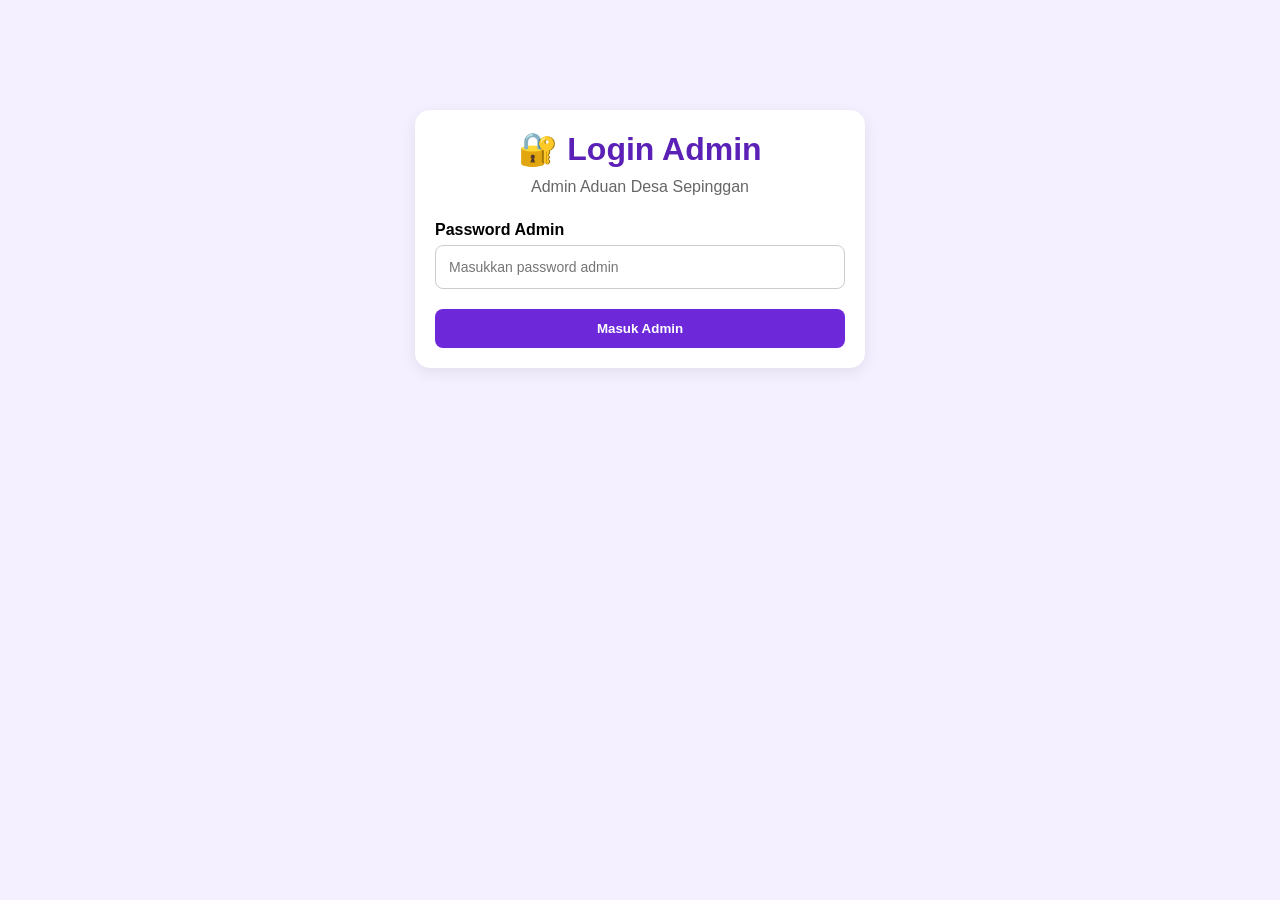
<file: admin.html>
<!DOCTYPE html>
<html lang="id">

<head>
  <meta charset="UTF-8">
  <meta name="viewport" content="width=device-width, initial-scale=1.0">

  <title>Admin - Aduan Desa Sepinggan</title>

  <style>

    * {
      box-sizing: border-box;
      margin: 0;
      padding: 0;
      font-family: Arial, sans-serif;
    }

    body {
      background: #f4f0ff;
      padding: 30px;
    }

    .container {
      max-width: 1200px;
      margin: auto;
    }

    h1 {
      color: #5b21b6;
      margin-bottom: 10px;
    }

    .subtitle {
      color: #666;
      margin-bottom: 25px;
    }

    .card {
      background: white;
      border-radius: 15px;
      padding: 20px;
      margin-bottom: 20px;
      box-shadow: 0 4px 15px rgba(0,0,0,0.08);
    }

    /* =========================
       LOGIN
    ========================= */

    .login-box {
      max-width: 450px;
      margin: 80px auto;
    }

    .login-box h1 {
      text-align: center;
    }

    .login-box p {
      text-align: center;
      color: #666;
      margin-bottom: 25px;
    }

    .login-box label {
      display: block;
      margin-top: 15px;
      margin-bottom: 6px;
      font-weight: bold;
    }

    .login-box input {
      width: 100%;
      padding: 13px;
      border: 1px solid #ccc;
      border-radius: 8px;
      font-size: 14px;
    }

    .btn-login {
      width: 100%;
      margin-top: 20px;
      background: #6d28d9;
      color: white;
      border: none;
      padding: 12px;
      border-radius: 8px;
      cursor: pointer;
      font-weight: bold;
    }

    .btn-login:hover {
      background: #5b21b6;
    }

    .login-error {
      margin-top: 15px;
      padding: 12px;
      background: #fee2e2;
      color: #991b1b;
      border-radius: 8px;
      text-align: center;
    }

    /* =========================
       ADMIN
    ========================= */

    .btn-logout {
      background: #dc2626;
      color: white;
      border: none;
      padding: 10px 18px;
      border-radius: 8px;
      cursor: pointer;
      float: right;
      margin-top: -50px;
    }

    .btn-logout:hover {
      background: #b91c1c;
    }

    .info {
      margin: 7px 0;
      color: #444;
      line-height: 1.6;
    }

    .status {
      display: inline-block;
      padding: 6px 12px;
      border-radius: 20px;
      background: #ede9fe;
      color: #5b21b6;
      font-size: 13px;
      margin-top: 5px;
    }

    .token {
      color: #5b21b6;
      font-weight: bold;
      letter-spacing: 1px;
    }

    label {
      display: block;
      margin-top: 15px;
      margin-bottom: 6px;
      font-weight: bold;
    }

    select,
    textarea {
      width: 100%;
      padding: 10px;
      border: 1px solid #ccc;
      border-radius: 8px;
      font-size: 14px;
    }

    textarea {
      min-height: 100px;
      resize: vertical;
    }

    .btn-simpan {
      margin-top: 15px;
      background: #6d28d9;
      color: white;
      border: none;
      padding: 11px 20px;
      border-radius: 8px;
      cursor: pointer;
      font-weight: bold;
    }

    .btn-simpan:hover {
      background: #5b21b6;
    }

    .kosong {
      text-align: center;
      padding: 30px;
      color: #777;
    }

    .loading {
      text-align: center;
      padding: 30px;
    }

    @media (max-width: 600px) {

      body {
        padding: 15px;
      }

      .btn-logout {
        float: none;
        margin-top: 15px;
        width: 100%;
      }

    }

  </style>

</head>

<body>


<!-- =========================================
     LOGIN ADMIN
========================================= -->

<div
  id="loginSection"
  class="container"
>

  <div class="card login-box">

    <h1>
      🔐 Login Admin
    </h1>

    <p>
      Admin Aduan Desa Sepinggan
    </p>


    <form id="formLogin">

      <label>
        Password Admin
      </label>

      <input
        type="password"
        id="password"
        placeholder="Masukkan password admin"
        required
      >


      <button
        type="submit"
        class="btn-login"
        id="btnLogin"
      >
        Masuk Admin
      </button>

    </form>


    <div
      id="loginError"
      style="display:none;"
    ></div>

  </div>

</div>



<!-- =========================================
     HALAMAN ADMIN
========================================= -->

<div
  id="adminSection"
  class="container"
  style="display:none;"
>

  <h1>
    Admin Aduan Desa Sepinggan
  </h1>

  <p class="subtitle">
    Kelola aduan masyarakat dan berikan tanggapan.
  </p>


  <button
    class="btn-logout"
    onclick="logout()"
  >
    Keluar
  </button>


  <div
    id="daftarAduan"
    style="clear:both; padding-top:20px;"
  >

    <div class="loading">
      Memuat data aduan...
    </div>

  </div>

</div>



<script>


// ==========================================
// URL GOOGLE APPS SCRIPT
// ==========================================

const API_URL =
"https://script.google.com/macros/s/AKfycbzwjGOjB3583TX5zX1GRZGAqHGVXs-Od38B7D5ygWC0TJtSDM0nMbZmbP6WBVIMYaDU/exec";


// ==========================================
// PASSWORD ADMIN
// ==========================================

let passwordAdmin = "";


// ==========================================
// LOGIN
// ==========================================

document
  .getElementById("formLogin")
  .addEventListener("submit", function(e) {

    e.preventDefault();


    const password =
      document
        .getElementById("password")
        .value;


    const tombol =
      document
        .getElementById("btnLogin");


    const errorBox =
      document
        .getElementById("loginError");


    tombol.disabled = true;

    tombol.textContent =
      "Memeriksa...";

    errorBox.style.display =
      "none";


    fetch(API_URL, {

      method: "POST",

      headers: {
        "Content-Type":
          "text/plain;charset=utf-8"
      },

      body: JSON.stringify({

        action: "login",

        password: password

      })

    })


    .then(response =>
      response.json()
    )


    .then(result => {

      if (!result.success) {

        throw new Error(
          result.error ||
          "Password salah"
        );

      }


      // Simpan password hanya selama halaman terbuka

      passwordAdmin = password;


      // Tampilkan halaman admin

      document
        .getElementById("loginSection")
        .style.display = "none";


      document
        .getElementById("adminSection")
        .style.display = "block";


      // Ambil data aduan

      loadAduan();

    })


    .catch(error => {

      errorBox.innerHTML =
        "❌ " + error.message;

      errorBox.className =
        "login-error";

      errorBox.style.display =
        "block";

    })


    .finally(() => {

      tombol.disabled = false;

      tombol.textContent =
        "Masuk Admin";

    });

  });



// ==========================================
// LOAD DATA ADUAN
// ==========================================

function loadAduan() {

  document
    .getElementById("daftarAduan")
    .innerHTML = `

      <div class="card loading">
        🔄 Memuat data aduan...
      </div>

    `;


  fetch(API_URL, {

    method: "POST",

    headers: {
      "Content-Type":
        "text/plain;charset=utf-8"
    },

    body: JSON.stringify({

      action: "getAduan",

      password: passwordAdmin

    })

  })


  .then(response =>
    response.json()
  )


  .then(result => {

    if (!result.success) {

      throw new Error(
        result.error ||
        "Gagal mengambil data"
      );

    }


    tampilkanAduan(
      result.data
    );

  })


  .catch(error => {

    document
      .getElementById("daftarAduan")
      .innerHTML = `

        <div class="card kosong">

          ❌ Gagal mengambil data aduan.

          <br><br>

          ${escapeHTML(error.message)}

        </div>

      `;

  });

}



// ==========================================
// TAMPILKAN DATA ADUAN
// ==========================================

function tampilkanAduan(data) {

  const container =
    document
      .getElementById("daftarAduan");


  container.innerHTML = "";


  if (
    !data ||
    data.length === 0
  ) {

    container.innerHTML = `

      <div class="card kosong">

        Belum ada aduan masyarakat.

      </div>

    `;

    return;

  }


  data.forEach(
    function(aduan, index) {

      const card =
        document.createElement("div");


      card.className =
        "card";


      card.innerHTML = `

        <h3 style="color:#5b21b6; margin-bottom:15px;">

          ${escapeHTML(
            aduan.judul ||
            "Tanpa Judul"
          )}

        </h3>


        <p class="info">

          <b>Token:</b>

          <span class="token">

            ${escapeHTML(
              aduan.token || "-"
            )}

          </span>

        </p>


        <p class="info">

          <b>Nama:</b>
          ${escapeHTML(
            aduan.nama || "-"
          )}

        </p>


        <p class="info">

          <b>Email:</b>
          ${escapeHTML(
            aduan.email || "-"
          )}

        </p>


        <p class="info">

          <b>Kategori:</b>
          ${escapeHTML(
            aduan.kategori || "-"
          )}

        </p>


        <p class="info">

          <b>Deskripsi:</b><br>

          ${escapeHTML(
            aduan.deskripsi || "-"
          )}

        </p>


        <p class="info">

          <b>Tanggal:</b>
          ${escapeHTML(
            aduan.tanggal || "-"
          )}

        </p>


        <p class="info">

          <b>Status saat ini:</b>

          <span class="status">

            ${escapeHTML(
              aduan.status ||
              "Belum diproses"
            )}

          </span>

        </p>


        <label>
          Status Aduan
        </label>


        <select
          id="status-${index}"
        >

          <option
            value="Belum diproses"
            ${
              aduan.status ===
              "Belum diproses"
              ? "selected"
              : ""
            }
          >
            Belum diproses
          </option>


          <option
            value="Diproses"
            ${
              aduan.status ===
              "Diproses"
              ? "selected"
              : ""
            }
          >
            Diproses
          </option>


          <option
            value="Selesai"
            ${
              aduan.status ===
              "Selesai"
              ? "selected"
              : ""
            }
          >
            Selesai
          </option>

        </select>


        <label>
          Tanggapan Admin
        </label>


        <textarea
          id="tanggapan-${index}"
          placeholder="Tulis tanggapan untuk masyarakat..."
        >${escapeHTML(
          aduan.tanggapan || ""
        )}</textarea>


        <button
          class="btn-simpan"
          onclick="simpanTanggapan(
            ${JSON.stringify(aduan.id)},
            ${index}
          )"
        >

          💾 Simpan Tanggapan

        </button>

      `;


      container.appendChild(card);

    }
  );

}



// ==========================================
// SIMPAN TANGGAPAN
// ==========================================

function simpanTanggapan(
  id,
  index
) {

  const status =
    document
      .getElementById(
        `status-${index}`
      )
      .value;


  const tanggapan =
    document
      .getElementById(
        `tanggapan-${index}`
      )
      .value;


  if (
    tanggapan.trim() === ""
  ) {

    alert(
      "Tanggapan belum diisi!"
    );

    return;

  }


  fetch(API_URL, {

    method: "POST",

    headers: {
      "Content-Type":
        "text/plain;charset=utf-8"
    },

    body: JSON.stringify({

      action: "tanggapan",

      password: passwordAdmin,

      id: id,

      status: status,

      tanggapan: tanggapan

    })

  })


  .then(response =>
    response.json()
  )


  .then(result => {

    if (result.success) {

      alert(
        "✅ Tanggapan berhasil disimpan!"
      );


      loadAduan();

    }

    else {

      alert(
        "❌ Gagal menyimpan:\n" +
        result.error
      );

    }

  })


  .catch(error => {

    alert(
      "❌ Terjadi kesalahan:\n" +
      error.message
    );

  });

}



// ==========================================
// LOGOUT
// ==========================================

function logout() {

  passwordAdmin = "";


  document
    .getElementById("adminSection")
    .style.display = "none";


  document
    .getElementById("loginSection")
    .style.display = "block";


  document
    .getElementById("password")
    .value = "";


  document
    .getElementById("daftarAduan")
    .innerHTML = "";

}



// ==========================================
// ESCAPE HTML
// ==========================================

function escapeHTML(text) {

  const div =
    document.createElement("div");

  div.textContent =
    text == null
      ? ""
      : String(text);

  return div.innerHTML;

}

</script>

</body>
</html>
</file>
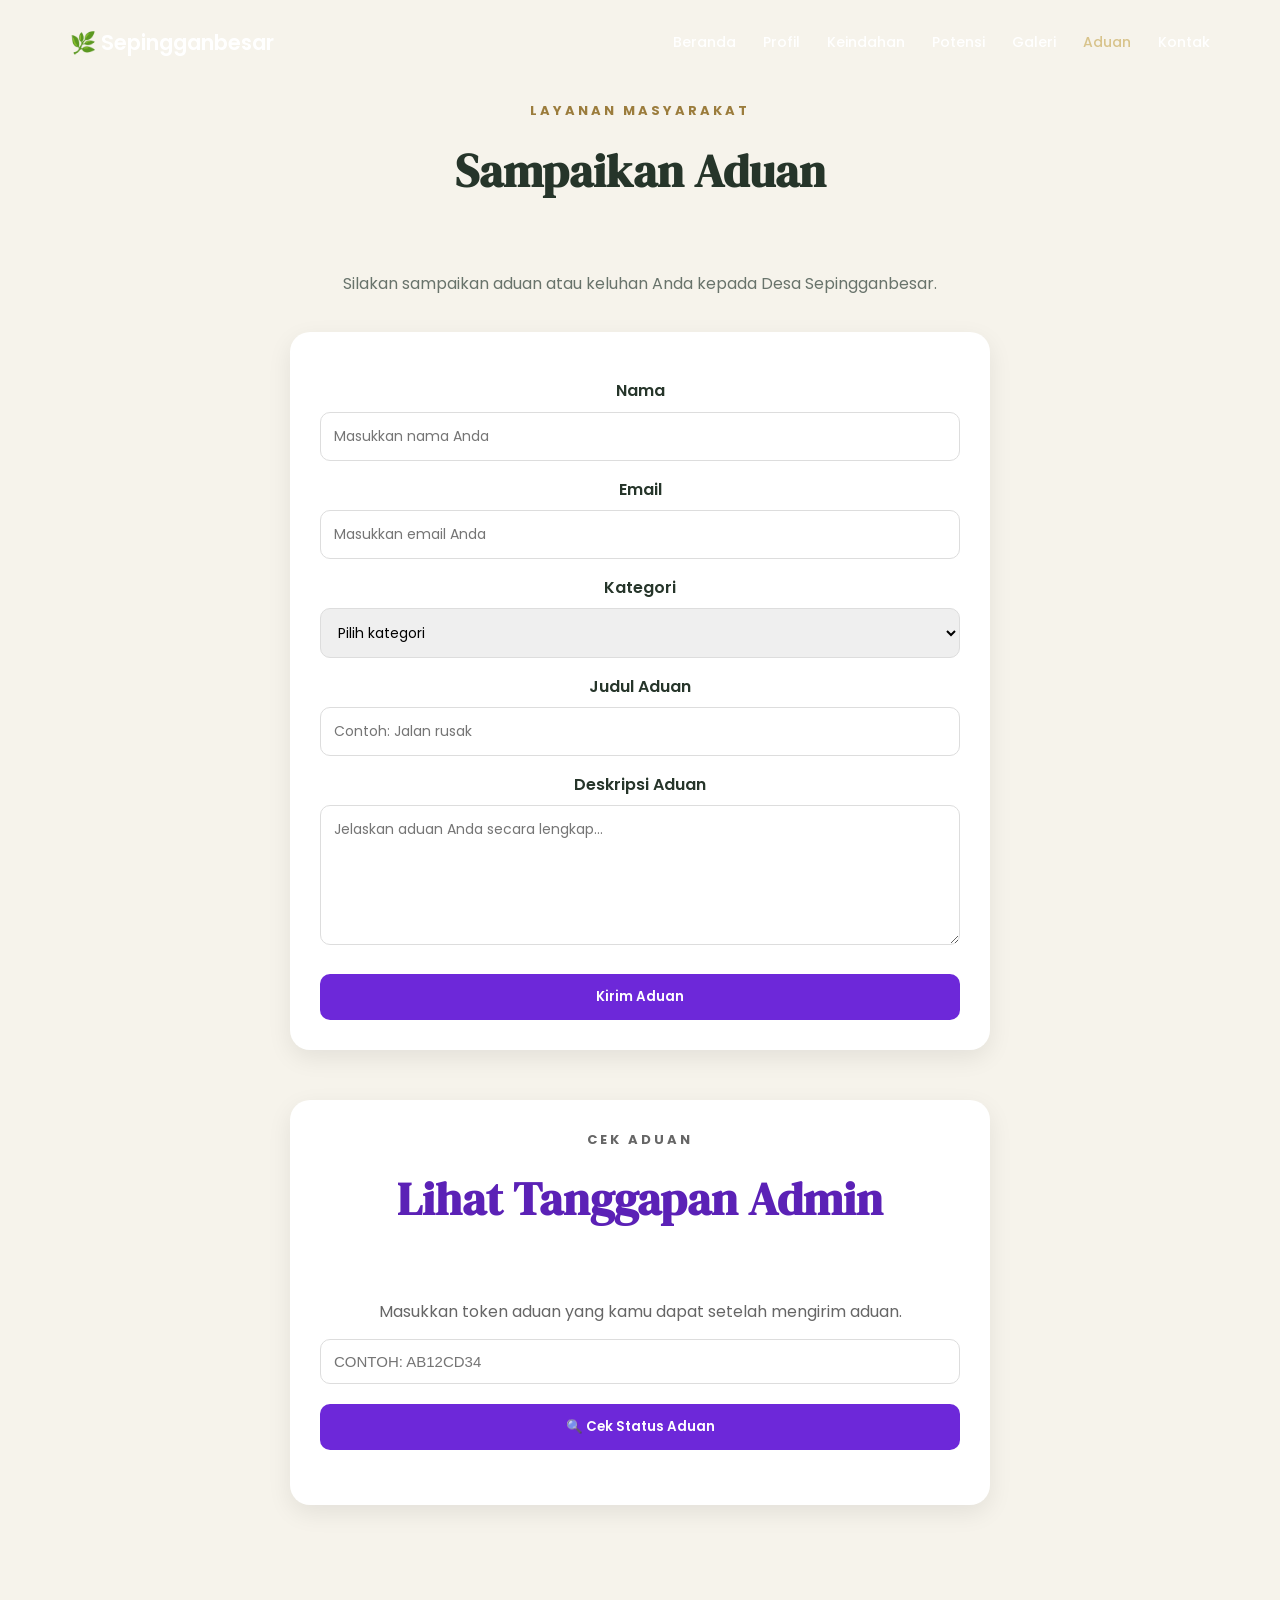
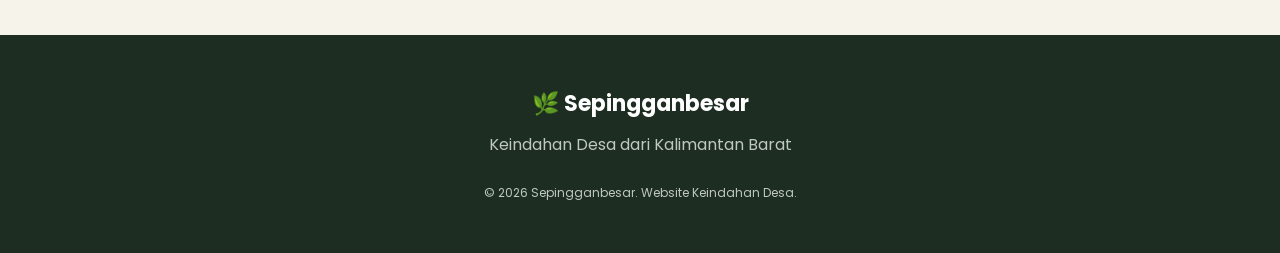
<file: aduan.html>
<!DOCTYPE html>
<html lang="id">

<head>
    <meta charset="UTF-8">
    <meta name="viewport" content="width=device-width, initial-scale=1.0">

    <title>Aduan - Sepingganbesar</title>

    <link rel="stylesheet" href="style.css">

    <link rel="preconnect" href="https://fonts.googleapis.com">
    <link rel="preconnect" href="https://fonts.gstatic.com" crossorigin>

    <link href="https://fonts.googleapis.com/css2?family=DM+Serif+Display&family=Poppins:wght@300;400;500;600;700&display=swap" rel="stylesheet">

    <style>

        /* ================================
           BAGIAN ADUAN
        ================================= */

        .aduan-box {
            max-width: 700px;
            margin: 35px auto;
            padding: 30px;
            background: #ffffff;
            border-radius: 20px;
            box-shadow: 0 8px 25px rgba(0,0,0,0.08);
        }

        .aduan-box label {
            display: block;
            margin-top: 15px;
            margin-bottom: 7px;
            font-weight: 600;
        }

        .aduan-box input,
        .aduan-box select,
        .aduan-box textarea {
            width: 100%;
            padding: 13px;
            border: 1px solid #ddd;
            border-radius: 10px;
            font-family: 'Poppins', sans-serif;
            font-size: 14px;
            box-sizing: border-box;
            outline: none;
        }

        .aduan-box input:focus,
        .aduan-box select:focus,
        .aduan-box textarea:focus {
            border-color: #6d28d9;
        }

        .aduan-box textarea {
            min-height: 140px;
            resize: vertical;
        }

        .btn-aduan {
            width: 100%;
            margin-top: 20px;
            padding: 13px;
            border: none;
            border-radius: 10px;
            background: #6d28d9;
            color: white;
            font-family: 'Poppins', sans-serif;
            font-weight: 600;
            cursor: pointer;
        }

        .btn-aduan:hover {
            background: #5b21b6;
        }

        .btn-aduan:disabled {
            background: #aaa;
            cursor: not-allowed;
        }

        /* ================================
           HASIL TOKEN
        ================================= */

        .token-box {
            display: none;
            max-width: 700px;
            margin: 25px auto;
            padding: 25px;
            background: #f3e8ff;
            border-radius: 18px;
            text-align: center;
            border: 1px solid #ddd6fe;
        }

        .token-box h3 {
            color: #5b21b6;
            margin-bottom: 10px;
        }

        .token {
            display: inline-block;
            margin: 15px 0;
            padding: 12px 20px;
            background: white;
            border-radius: 10px;
            color: #5b21b6;
            font-size: 22px;
            font-weight: 700;
            letter-spacing: 3px;
        }

        .btn-copy {
            display: block;
            margin: 5px auto;
            padding: 9px 18px;
            border: none;
            border-radius: 8px;
            background: #5b21b6;
            color: white;
            cursor: pointer;
        }

        /* ================================
           CEK ADUAN
        ================================= */

        .cek-box {
            max-width: 700px;
            margin: 50px auto 30px;
            padding: 30px;
            background: #ffffff;
            border-radius: 20px;
            box-shadow: 0 8px 25px rgba(0,0,0,0.08);
        }

        .cek-box h2 {
            color: #5b21b6;
            margin-bottom: 8px;
        }

        .cek-box p {
            color: #666;
            line-height: 1.6;
        }

        .cek-input {
            width: 100%;
            padding: 13px;
            margin-top: 15px;
            border: 1px solid #ddd;
            border-radius: 10px;
            box-sizing: border-box;
            font-size: 15px;
            text-transform: uppercase;
        }

        .hasil-aduan {
            margin-top: 25px;
        }

        .hasil-card {
            background: #faf9ff;
            border: 1px solid #eee;
            border-radius: 15px;
            padding: 22px;
        }

        .hasil-card h3 {
            color: #5b21b6;
            margin-bottom: 15px;
        }

        .hasil-card p {
            margin: 9px 0;
            color: #444;
        }

        .status-aduan {
            display: inline-block;
            padding: 6px 12px;
            border-radius: 20px;
            background: #ede9fe;
            color: #5b21b6;
            font-weight: 600;
        }

        .tanggapan {
            margin-top: 10px;
            padding: 15px;
            background: white;
            border-radius: 10px;
            border-left: 4px solid #6d28d9;
            color: #444;
            line-height: 1.6;
        }

        .pesan {
            margin-top: 20px;
            padding: 14px;
            border-radius: 10px;
        }

        .pesan-error {
            background: #fee2e2;
            color: #991b1b;
        }

        .pesan-loading {
            background: #f3e8ff;
            color: #5b21b6;
        }

        @media (max-width: 600px) {

            .aduan-box,
            .cek-box {
                margin-left: 15px;
                margin-right: 15px;
                padding: 20px;
            }

            .token {
                font-size: 18px;
            }

        }

    </style>

</head>


<body>


<!-- ================================
     NAVBAR
================================= -->

<header>

    <nav class="navbar">

        <a href="index.html" class="logo">
            🌿 Sepingganbesar
        </a>

        <div class="menu">

            <a href="index.html">
                Beranda
            </a>

            <a href="profil.html">
                Profil
            </a>

            <a href="keindahan.html">
                Keindahan
            </a>

            <a href="potensi.html">
                Potensi
            </a>

            <a href="galeri.html">
                Galeri
            </a>

            <a href="aduan.html" class="active">
                Aduan
            </a>

            <a href="kontak.html">
                Kontak
            </a>

        </div>

        <button class="menu-toggle">
            ☰
        </button>

    </nav>

</header>


<!-- ================================
     FORM ADUAN
================================= -->

<section class="location">

    <div class="section-title">

        <p>
            LAYANAN MASYARAKAT
        </p>

        <h2>
            Sampaikan Aduan
        </h2>

    </div>


    <p class="location-text">

        Silakan sampaikan aduan atau keluhan Anda
        kepada Desa Sepingganbesar.

    </p>


    <div class="aduan-box">

        <form id="formAduan">


            <label for="nama">
                Nama
            </label>

            <input
                type="text"
                id="nama"
                placeholder="Masukkan nama Anda"
                required
            >


            <label for="email">
                Email
            </label>

            <input
                type="email"
                id="email"
                placeholder="Masukkan email Anda"
                required
            >


            <label for="kategori">
                Kategori
            </label>

            <select
                id="kategori"
                required
            >

                <option value="">
                    Pilih kategori
                </option>

                <option value="Infrastruktur">
                    Infrastruktur
                </option>

                <option value="Lingkungan">
                    Lingkungan
                </option>

                <option value="Pelayanan">
                    Pelayanan
                </option>

                <option value="Keamanan">
                    Keamanan
                </option>

                <option value="Sosial">
                    Sosial
                </option>

                <option value="Lainnya">
                    Lainnya
                </option>

            </select>


            <label for="judul">
                Judul Aduan
            </label>

            <input
                type="text"
                id="judul"
                placeholder="Contoh: Jalan rusak"
                required
            >


            <label for="deskripsi">
                Deskripsi Aduan
            </label>

            <textarea
                id="deskripsi"
                placeholder="Jelaskan aduan Anda secara lengkap..."
                required
            ></textarea>


            <button
                type="submit"
                class="btn-aduan"
                id="btnKirim"
            >
                Kirim Aduan
            </button>

        </form>

    </div>


    <!-- ================================
         TOKEN
    ================================= -->

    <div
        class="token-box"
        id="tokenBox"
    >

        <h3>
            ✅ Aduan Berhasil Dikirim
        </h3>

        <p>
            Simpan token berikut untuk melihat
            status dan tanggapan dari admin.
        </p>

        <div
            class="token"
            id="tokenHasil"
        >
        </div>

        <button
            class="btn-copy"
            onclick="salinToken()"
        >
            📋 Salin Token
        </button>

        <p>
            Jangan sampai kehilangan token ini.
        </p>

    </div>


    <!-- ================================
         CEK ADUAN
    ================================= -->

    <div class="cek-box">

        <div class="section-title">

            <p>
                CEK ADUAN
            </p>

            <h2>
                Lihat Tanggapan Admin
            </h2>

        </div>


        <p>

            Masukkan token aduan yang kamu dapat
            setelah mengirim aduan.

        </p>


        <input
            type="text"
            id="tokenCek"
            class="cek-input"
            placeholder="Contoh: AB12CD34"
            maxlength="8"
        >


        <button
            type="button"
            class="btn-aduan"
            onclick="cekAduan()"
        >
            🔍 Cek Status Aduan
        </button>


        <div
            id="hasilAduan"
            class="hasil-aduan"
        >
        </div>

    </div>


</section>


<!-- ================================
     FOOTER
================================= -->

<footer>

    <h3>
        🌿 Sepingganbesar
    </h3>

    <p>
        Keindahan Desa dari Kalimantan Barat
    </p>

    <p class="copyright">
        © 2026 Sepingganbesar. Website Keindahan Desa.
    </p>

</footer>


<script src="script.js"></script>


<script>


// ==========================================
// URL GOOGLE APPS SCRIPT
// ==========================================

const API_URL =
"https://script.google.com/macros/s/AKfycbzwjGOjB3583TX5zX1GRZGAqHGVXs-Od38B7D5ygWC0TJtSDM0nMbZmbP6WBVIMYaDU/exec";



// ==========================================
// FORM KIRIM ADUAN
// ==========================================

document
    .getElementById("formAduan")
    .addEventListener("submit", function(e) {

        e.preventDefault();


        const nama =
            document.getElementById("nama").value.trim();

        const email =
            document.getElementById("email").value.trim();

        const kategori =
            document.getElementById("kategori").value;

        const judul =
            document.getElementById("judul").value.trim();

        const deskripsi =
            document.getElementById("deskripsi").value.trim();

        const tombol =
            document.getElementById("btnKirim");


        tombol.disabled = true;

        tombol.textContent =
            "Mengirim aduan...";


        const data = {

            nama: nama,

            email: email,

            kategori: kategori,

            judul: judul,

            deskripsi: deskripsi

        };


        fetch(API_URL, {

            method: "POST",

            headers: {
                "Content-Type": "text/plain;charset=utf-8"
            },

            body: JSON.stringify(data)

        })


        .then(response => response.json())


        .then(result => {


            if (!result.success) {

                throw new Error(
                    result.error ||
                    "Aduan gagal dikirim"
                );

            }


            // Tampilkan token

            document
                .getElementById("tokenHasil")
                .textContent = result.token;


            document
                .getElementById("tokenBox")
                .style.display = "block";


            // Kosongkan form

            document
                .getElementById("formAduan")
                .reset();


            tombol.disabled = false;

            tombol.textContent =
                "Kirim Aduan";


            // Scroll ke token

            document
                .getElementById("tokenBox")
                .scrollIntoView({
                    behavior: "smooth"
                });

        })


        .catch(error => {

            alert(
                "Gagal mengirim aduan.\n\n" +
                error.message
            );


            tombol.disabled = false;

            tombol.textContent =
                "Kirim Aduan";

        });

    });



// ==========================================
// SALIN TOKEN
// ==========================================

function salinToken() {

    const token =
        document
            .getElementById("tokenHasil")
            .textContent;


    navigator.clipboard
        .writeText(token)
        .then(function() {

            alert(
                "Token berhasil disalin!"
            );

        });

}



// ==========================================
// CEK ADUAN
// ==========================================

function cekAduan() {

    const token =
        document
            .getElementById("tokenCek")
            .value
            .trim()
            .toUpperCase();


    const hasil =
        document
            .getElementById("hasilAduan");


    if (!token) {

        hasil.innerHTML = `

            <div class="pesan pesan-error">

                Silakan masukkan token aduan.

            </div>

        `;

        return;

    }


    hasil.innerHTML = `

        <div class="pesan pesan-loading">

            🔄 Sedang mengecek aduan...

        </div>

    `;


    fetch(
        API_URL +
        "?token=" +
        encodeURIComponent(token)
    )


    .then(response => response.json())


    .then(result => {


        if (!result.success) {

            hasil.innerHTML = `

                <div class="pesan pesan-error">

                    ❌ Token tidak ditemukan.

                    <br><br>

                    Pastikan token yang dimasukkan
                    sudah benar.

                </div>

            `;

            return;

        }


        const aduan = result.data;


        hasil.innerHTML = `

            <div class="hasil-card">

                <h3>
                    ${escapeHTML(aduan.judul || "Aduan")}
                </h3>


                <p>

                    <b>Nama:</b>
                    ${escapeHTML(aduan.nama || "-")}

                </p>


                <p>

                    <b>Kategori:</b>
                    ${escapeHTML(aduan.kategori || "-")}

                </p>


                <p>

                    <b>Tanggal:</b>
                    ${escapeHTML(aduan.tanggal || "-")}

                </p>


                <p>

                    <b>Status:</b>

                    <span class="status-aduan">

                        ${escapeHTML(
                            aduan.status ||
                            "Belum diproses"
                        )}

                    </span>

                </p>


                <hr
                    style="
                        margin:20px 0;
                        border:0;
                        border-top:1px solid #eee;
                    "
                >


                <p>

                    <b>
                        Tanggapan Admin:
                    </b>

                </p>


                <div class="tanggapan">

                    ${
                        aduan.tanggapan
                        ? escapeHTML(
                            aduan.tanggapan
                          )
                        : "Belum ada tanggapan dari admin."
                    }

                </div>

            </div>

        `;


    })


    .catch(error => {

        hasil.innerHTML = `

            <div class="pesan pesan-error">

                ❌ Terjadi kesalahan saat
                mengecek aduan.

            </div>

        `;

    });

}



// ==========================================
// MENCEGAH HTML BERBAHAYA
// ==========================================

function escapeHTML(text) {

    const div =
        document.createElement("div");

    div.textContent = text;

    return div.innerHTML;

}

</script>


</body>
</html>
</file>
<file: style.css>
* {
    margin: 0;
    padding: 0;
    box-sizing: border-box;
}

html {
    scroll-behavior: smooth;
}

body {
    font-family: "Poppins", sans-serif;
    background: #f6f3eb;
    color: #26352a;
    line-height: 1.7;
}


/* =========================
   NAVBAR
========================= */

header {
    width: 100%;
    position: absolute;
    top: 0;
    left: 0;
    z-index: 100;
}

.navbar {
    max-width: 1200px;
    margin: auto;

    padding: 25px 30px;

    display: flex;
    align-items: center;
    justify-content: space-between;
}

.logo {
    color: white;
    text-decoration: none;

    font-size: 21px;
    font-weight: 600;
}

.menu {
    display: flex;
    gap: 27px;
}

.menu a {
    color: white;
    text-decoration: none;

    font-size: 14px;
    font-weight: 500;

    transition: 0.3s;
}

.menu a:hover,
.menu a.active {
    color: #d8c38b;
}

.menu-toggle {
    display: none;

    background: none;
    border: none;

    color: white;
    font-size: 25px;

    cursor: pointer;
}


/* =========================
   HERO
========================= */

.hero {
    min-height: 100vh;

    display: flex;
    align-items: center;

    padding: 100px 9%;

    background:
        linear-gradient(
            rgba(20, 45, 29, 0.72),
            rgba(20, 45, 29, 0.72)
        ),
        url("images/desa1.jpeg");

    background-size: cover;
    background-position: center;
}

.hero-content {
    max-width: 700px;
    color: white;
}

.small-title {
    color: #d8c38b;

    font-size: 14px;
    font-weight: 600;

    letter-spacing: 4px;

    margin-bottom: 15px;
}

.hero h1 {
    font-family: "DM Serif Display", serif;

    font-size: clamp(50px, 8vw, 90px);

    line-height: 1.05;

    margin-bottom: 25px;
}

.hero h1 span {
    color: #d8c38b;
}

.hero-content > p:not(.small-title) {
    max-width: 600px;

    font-size: 16px;

    color: #f1f1f1;

    margin-bottom: 35px;
}


/* =========================
   BUTTON
========================= */

.btn {
    display: inline-block;

    background: #d8c38b;
    color: #25362a;

    padding: 13px 25px;

    border-radius: 5px;

    text-decoration: none;

    font-size: 14px;
    font-weight: 600;

    transition: 0.3s;
}

.btn:hover {
    background: white;

    transform: translateY(-3px);
}


/* =========================
   SECTION
========================= */

.intro,
.location,
.content,
.beauty,
.potential,
.gallery,
.contact {
    max-width: 1200px;

    margin: auto;

    padding: 100px 30px;
}

.section-title {
    text-align: center;

    margin-bottom: 60px;
}

.section-title p,
.label {
    color: #9b7c3c;

    font-size: 13px;
    font-weight: 700;

    letter-spacing: 3px;

    margin-bottom: 10px;
}

.section-title h2 {
    font-family: "DM Serif Display", serif;

    font-size: 46px;

    color: #26352a;
}


/* =========================
   INTRO
========================= */

.intro-grid {
    display: grid;

    grid-template-columns: 1fr 1fr;

    gap: 70px;

    align-items: center;
}

.intro-text p {
    margin-bottom: 20px;

    color: #647067;
}

.text-link {
    color: #6d5930;

    font-weight: 600;

    text-decoration: none;
}

.feature-box {
    display: grid;

    gap: 18px;
}

.feature {
    background: white;

    padding: 25px;

    border-left: 4px solid #9b7c3c;

    box-shadow: 0 10px 30px rgba(0,0,0,0.05);
}

.feature span {
    font-size: 30px;
}

.feature h3 {
    margin: 8px 0;

    color: #26352a;
}

.feature p {
    color: #718078;

    font-size: 14px;
}


/* =========================
   QUOTE
========================= */

.quote {
    padding: 110px 20px;

    text-align: center;

    background: #263b2c;

    color: white;
}

.quote div {
    max-width: 800px;

    margin: auto;
}

.quote span {
    font-family: serif;

    font-size: 80px;

    color: #d8c38b;
}

.quote h2 {
    font-family: "DM Serif Display", serif;

    font-size: 42px;

    line-height: 1.3;

    margin-bottom: 20px;
}

.quote p {
    color: #d7ddd8;
}


/* =========================
   LOCATION
========================= */

.location {
    text-align: center;
}

.location-text {
    color: #68736b;

    margin-bottom: 25px;
}


/* =========================
   PAGE HEADER
========================= */

.page-header {
    min-height: 55vh;

    display: flex;
    flex-direction: column;

    justify-content: center;
    align-items: center;

    text-align: center;

    padding: 100px 20px 60px;

    background:
        linear-gradient(
            rgba(27, 55, 36, 0.82),
            rgba(27, 55, 36, 0.82)
        ),
        url("images/desa2.jpeg");

    background-size: cover;
    background-position: center;

    color: white;
}

.page-header p {
    color: #d8c38b;

    letter-spacing: 4px;

    font-size: 13px;
    font-weight: 600;
}

.page-header h1 {
    font-family: "DM Serif Display", serif;

    font-size: clamp(45px, 7vw, 70px);

    margin-top: 10px;
}


/* =========================
   PROFILE
========================= */

.content {
    display: grid;

    grid-template-columns: 1fr 1fr;

    gap: 70px;

    align-items: center;
}

.content-image img {
    width: 100%;

    height: 500px;

    object-fit: cover;

    border-radius: 5px;
}

.content-text h2 {
    font-family: "DM Serif Display", serif;

    font-size: 44px;

    line-height: 1.2;

    margin-bottom: 25px;
}

.content-text p:not(.label) {
    color: #68736b;

    margin-bottom: 17px;
}


/* =========================
   INFO CARDS
========================= */

.info-cards {
    max-width: 1100px;

    margin: 0 auto 100px;

    display: grid;

    grid-template-columns: repeat(3, 1fr);

    gap: 20px;

    padding: 0 30px;
}

.info-cards div {
    background: white;

    padding: 35px;

    text-align: center;

    box-shadow: 0 10px 30px rgba(0,0,0,0.05);
}

.info-cards span {
    font-size: 35px;
}

.info-cards h3 {
    margin: 10px 0 5px;
}

.info-cards p {
    color: #718078;
}


/* =========================
   BEAUTY
========================= */

.beauty-card {
    display: grid;

    grid-template-columns: 1fr 1fr;

    gap: 50px;

    align-items: center;

    margin-bottom: 80px;
}

.beauty-card.reverse {
    direction: rtl;
}

.beauty-card.reverse > * {
    direction: ltr;
}

.beauty-card img {
    width: 100%;

    height: 420px;

    object-fit: cover;

    border-radius: 5px;
}

.beauty-card h2 {
    font-family: "DM Serif Display", serif;

    font-size: 45px;

    margin-bottom: 20px;
}

.beauty-card p {
    color: #68736b;
}


/* =========================
   POTENTIAL
========================= */

.potential {
    display: grid;

    grid-template-columns: repeat(2, 1fr);

    gap: 25px;
}

.potential-card {
    background: white;

    padding: 40px;

    border-top: 4px solid #9b7c3c;

    box-shadow: 0 10px 30px rgba(0,0,0,0.04);
}

.potential-card span {
    font-size: 45px;
}

.potential-card h2 {
    font-family: "DM Serif Display", serif;

    font-size: 32px;

    margin: 10px 0;
}

.potential-card p {
    color: #718078;
}

.potential-image {
    max-width: 1200px;

    margin: auto;

    padding: 0 30px 100px;

    display: grid;

    grid-template-columns: 1fr 1fr;

    gap: 60px;

    align-items: center;
}

.potential-image img {
    width: 100%;

    height: 450px;

    object-fit: cover;
}

.potential-image h2 {
    font-family: "DM Serif Display", serif;

    font-size: 43px;

    line-height: 1.2;

    margin-bottom: 20px;
}

.potential-image p:not(.label) {
    color: #718078;
}


/* =========================
   GALLERY
========================= */

.gallery {
    display: grid;

    grid-template-columns: repeat(3, 1fr);

    gap: 20px;
}

.gallery-item {
    position: relative;

    height: 350px;

    overflow: hidden;

    border-radius: 5px;

    cursor: pointer;
}

.gallery-item img {
    width: 100%;
    height: 100%;

    object-fit: cover;

    transition: 0.5s;
}

.gallery-item:hover img {
    transform: scale(1.08);
}

.gallery-caption {
    position: absolute;

    bottom: 0;
    left: 0;

    width: 100%;

    padding: 25px;

    color: white;

    background: linear-gradient(
        transparent,
        rgba(0,0,0,0.8)
    );
}

.gallery-caption h3 {
    font-size: 19px;
}

.gallery-caption p {
    font-size: 13px;

    color: #ddd;
}


/* =========================
   CONTACT
========================= */

.contact {
    display: grid;

    grid-template-columns: 0.9fr 1.1fr;

    gap: 60px;

    align-items: center;
}

.contact-info h2 {
    font-family: "DM Serif Display", serif;

    font-size: 48px;

    line-height: 1.2;

    margin-bottom: 35px;
}

.contact-item {
    display: flex;

    gap: 20px;

    margin-bottom: 25px;
}

.contact-item > span {
    font-size: 28px;
}

.contact-item h3 {
    margin-bottom: 3px;
}

.contact-item p {
    color: #718078;
}

.map iframe {
    width: 100%;

    height: 450px;

    border: none;

    border-radius: 5px;
}


/* =========================
   FOOTER
========================= */

footer {
    background: #1d2d22;

    color: white;

    text-align: center;

    padding: 50px 20px;
}

footer h3 {
    font-size: 22px;

    margin-bottom: 8px;
}

footer p {
    color: #bfc8c1;
}

footer .copyright {
    margin-top: 25px;

    font-size: 12px;
}


/* =========================
   RESPONSIVE
========================= */

@media (max-width: 800px) {

    .menu {
        position: absolute;

        top: 75px;
        left: 20px;
        right: 20px;

        display: none;

        flex-direction: column;

        background: #263b2c;

        padding: 20px;

        border-radius: 5px;
    }

    .menu.show {
        display: flex;
    }

    .menu-toggle {
        display: block;
    }

    .intro-grid,
    .content,
    .beauty-card,
    .potential-image,
    .contact {
        grid-template-columns: 1fr;
    }

    .beauty-card.reverse {
        direction: ltr;
    }

    .info-cards,
    .potential,
    .gallery {
        grid-template-columns: 1fr;
    }

    .hero {
        padding: 100px 30px;
    }

    .hero h1 {
        font-size: 55px;
    }

    .section-title h2,
    .content-text h2,
    .contact-info h2 {
        font-size: 38px;
    }

    .quote h2 {
        font-size: 32px;
    }

    .content-image img,
    .beauty-card img,
    .potential-image img {
        height: 350px;
    }

    .gallery-item {
        height: 300px;
    }

}
</file>
